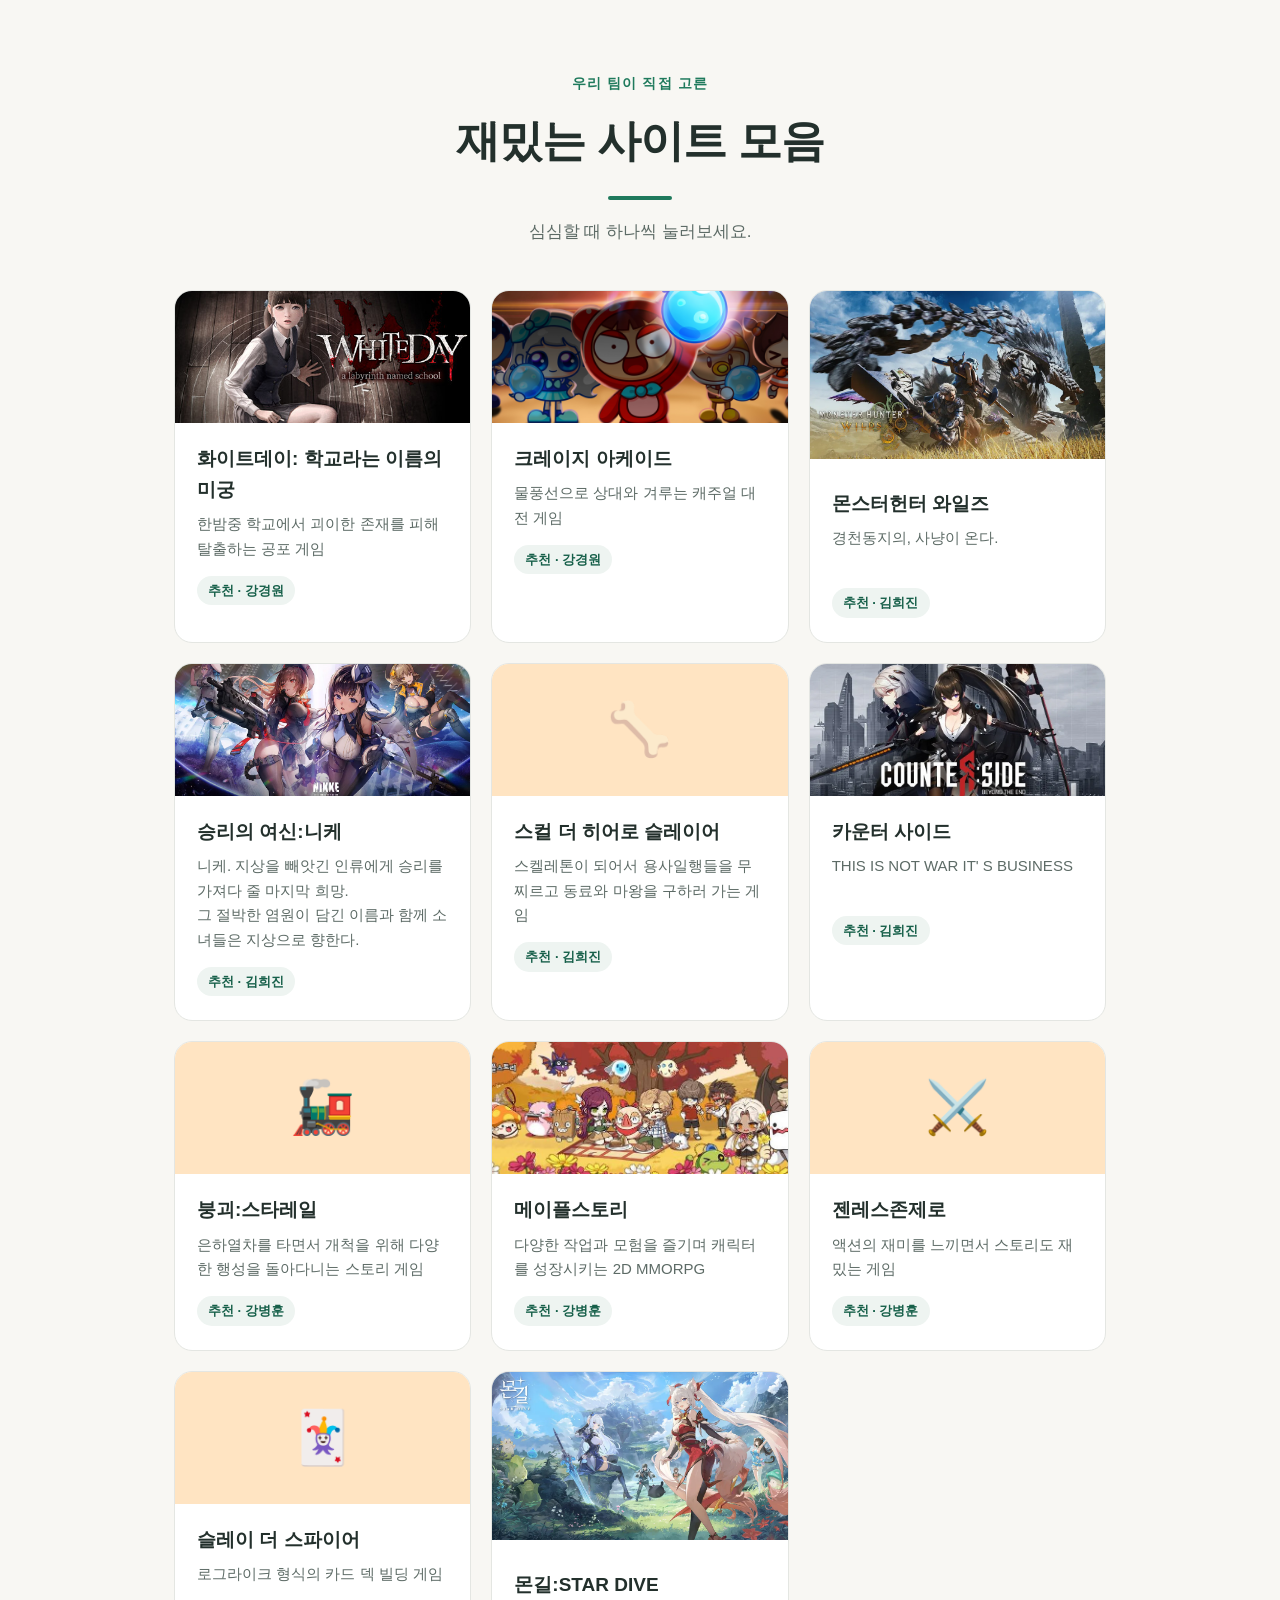
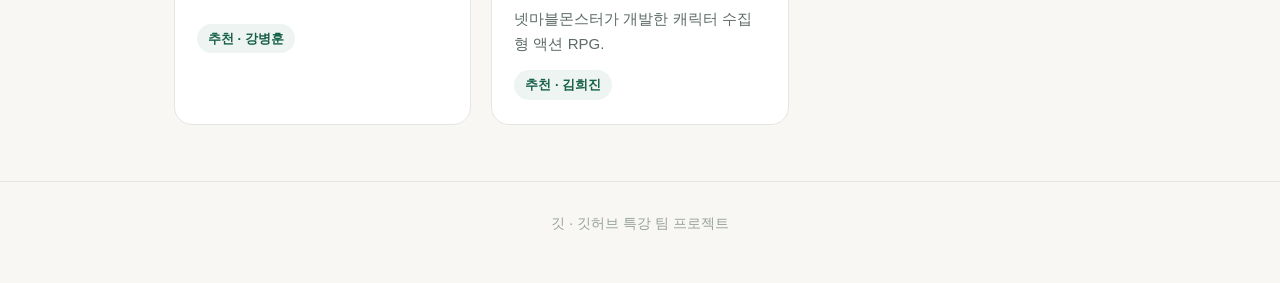
<file: index.html>
<!DOCTYPE html>
<html lang="ko">
<head>
  <meta charset="UTF-8">
  <meta name="viewport" content="width=device-width, initial-scale=1.0">
  <title>재밌는 사이트 모음</title>
  <link rel="stylesheet" href="style.css">
</head>
<body>

  <header class="hero">
    <p class="hero-eyebrow">우리 팀이 직접 고른</p>
    <h1>재밌는 사이트 모음</h1>
    <p class="hero-desc">심심할 때 하나씩 눌러보세요.</p>
  </header>
  <main class="container">
    <ul class="card-grid">
      
      <li class="card">
        <a class="card-link" href="sites/neal-fun.html">
          <span class="card-thumb" style="--thumb:#ffe4c2">
            <img
              class="card-thumb-img"
              src="img/whiteday.jpg"
            />
          </span>
          <span class="card-body">
            <strong class="card-title">화이트데이: 학교라는 이름의 미궁</strong>
            <span class="card-summary">
              한밤중 학교에서 괴이한 존재를 피해 탈출하는 공포 게임
            </span>
            <span class="card-meta">추천 · 강경원</span>
          </span>
        </a>
      </li>
      <li class="card">
        <a class="card-link" href="sites/neal-fun.html">
          <span class="card-thumb" style="--thumb:#ffe4c2">
            <img 
              class="card-thumb-img"
              src="img/crazyarcade.png"
            />
          </span>
          <span class="card-body">
            <strong class="card-title">크레이지 아케이드</strong>
            <span class="card-summary">
              물풍선으로 상대와 겨루는 캐주얼 대전 게임
            </span>
            <span class="card-meta">추천 · 강경원</span>
          </span>
        </a>
      </li>
      <li class="card">
        <a class="card-link" href="https://www.monsterhunter.com/wilds/ko-kr/">
          <span>
            <img src="img/monhun.webp" alt="monhun" width="300">
          </span>
          <span class="card-body">
            <strong class="card-title">몬스터헌터 와일즈</strong>
            <span class="card-summary">
              경천동지의, 사냥이 온다.
            </span>
            <span class="card-meta">추천 · 김희진</span>
          </span>
        </a>
      </li>
      
      <li class="card">
        <a class="card-link" href="https://nikke-kr.com/">
          <span class="card-thumb" style="--thumb:#ffe4c2">
            <img src="img/nikke.webp" alt="nikke" class="card-thumb-img">
          </span>
          <span class="card-body">
            <strong class="card-title">승리의 여신:니케</strong>
            <span class="card-summary">
              니케. 지상을 빼앗긴 인류에게 승리를 가져다 줄 마지막 희망.<br/>
              그 절박한 염원이 담긴 이름과 함께 소녀들은 지상으로 향한다.
            </span>
            <span class="card-meta">추천 · 김희진</span>
          </span>
        </a>
      </li>
      
 
      <li class="card">
        <a class="card-link" href="https://store.steampowered.com/app/1147560/Skul_The_Hero_Slayer/">
          <span class="card-thumb" style="--thumb:#ffe4c2">🦴</span>
          <span class="card-body">
            <strong class="card-title">스컬 더 히어로 슬레이어</strong>
            <span class="card-summary">
              스켈레톤이 되어서 용사일행들을 무찌르고 동료와 마왕을 구하러 가는 게임
              </span>
            <span class="card-meta">추천 · 김희진</span>
          </span>
        </a>
      </li>
      <li class="card">
        <a class="card-link" href="https://www.counterside.com/">
          <span class="card-thumb" style="--thumb:#ffe4c2">
            <img src="img/counterside.webp" alt="counterside" class="card-thumb-img">
          </span>
          <span class="card-body">
            <strong class="card-title">카운터 사이드</strong>
            <span class="card-summary">
              THIS IS NOT WAR
              IT' S BUSINESS
            </span>
            <span class="card-meta">추천 · 김희진</span>
          </span>
        </a>
      </li>
          
      <li class="card">
        <a class="card-link" href="https://hsr.hoyoverse.com/ko-kr/home">
          <span class="card-thumb" style="--thumb:#ffe4c2">🚂</span>
          <span class="card-body">
            <strong class="card-title">붕괴:스타레일</strong>
            <span class="card-summary">
              은하열차를 타면서 개척을 위해 다양한 행성을 돌아다니는 스토리 게임 
              </span>
            <span class="card-meta">추천 · 강병훈</span>
          </span>
        </a>
      </li>
      <li class="card">
        <a class="card-link" href="sites/neal-fun.html">
          <span class="card-thumb" style="--thumb:#ffe4c2">
            <img 
              class="card-thumb-img"
              src="img/maplestory.jpg"
            />
          </span>
          <span class="card-body">
            <strong class="card-title">메이플스토리</strong>
            <span class="card-summary">
              다양한 작업과 모험을 즐기며 캐릭터를 성장시키는 2D MMORPG
            </span>
            <span class="card-meta">추천 · 강병훈</span>
          </span>
        </a>
      </li>
          
      <li class="card">
        <a class="card-link" href="https://zenless.hoyoverse.com/ko-kr/main">
          <span class="card-thumb" style="--thumb:#ffe4c2">⚔️</span>
          <span class="card-body">
            <strong class="card-title">젠레스존제로</strong>
            <span class="card-summary">
              액션의 재미를 느끼면서 스토리도 재밌는 게임
            </span>
            <span class="card-meta">추천 · 강병훈</span>
          </span>
        </a>
      </li>

      <li class="card">
        <a class="card-link" href="https://store.steampowered.com/app/646570/Slay_the_Spire/">
          <span class="card-thumb" style="--thumb:#ffe4c2">🃏</span>
          </span>
          <span class="card-body">
            <strong class="card-title">슬레이 더 스파이어</strong>
            <span class="card-summary">
              로그라이크 형식의 카드 덱 빌딩 게임
            </span>
            <span class="card-meta">추천 · 강병훈</span>
          </span>
        </a>
      </li>

      <li class="card">
        <a class="card-link" href="https://stardive.netmarble.com/ko">
          <span><img src="img/mongil.webp" alt="mongil" width="300"></span>
          <span class="card-body">
            <strong class="card-title">몬길:STAR DIVE</strong>
            <span class="card-summary">
              넷마블몬스터가 개발한 캐릭터 수집형 액션 RPG.
            </span>
            <span class="card-meta">추천 · 김희진</span>
          </span>
        </a>
      </li>
      </ul>
    </main>

  <footer class="site-foot">
    깃 · 깃허브 특강 팀 프로젝트
  </footer>

</body>
</html>
</file>
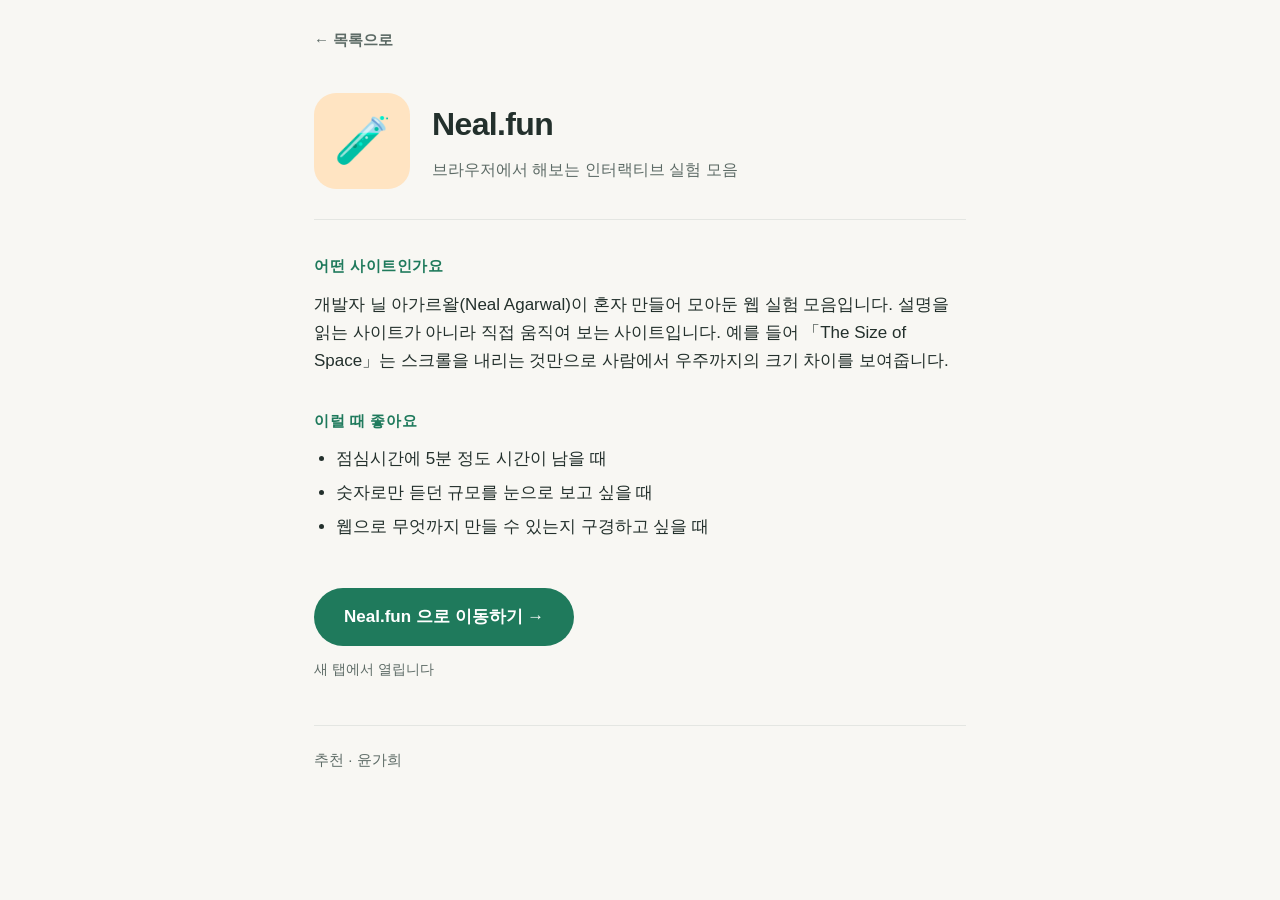
<file: sites/neal-fun.html>
<!DOCTYPE html>
<html lang="ko">
<head>
  <meta charset="UTF-8">
  <meta name="viewport" content="width=device-width, initial-scale=1.0">
  <title>Neal.fun — 재밌는 사이트 모음</title>
  <link rel="stylesheet" href="../style.css">
</head>
<body>

  <div class="container container-narrow">

    <nav class="detail-nav">
      <a href="../index.html">← 목록으로</a>
    </nav>

    <!-- ① 제목과 한 줄 소개 -->
    <header class="detail-head">
      <div class="detail-thumb" style="--thumb:#ffe4c2">🧪</div>
      <div>
        <h1>Neal.fun</h1> <!-- 제목 -->
        <p>브라우저에서 해보는 인터랙티브 실험 모음</p> <!-- 한 줄 소개 -->
      </div>
    </header>

    <!-- ② 어떤 사이트인가 -->
    <section class="detail-section">
      <h2>어떤 사이트인가요</h2> 
      <p> <!-- 어떤 사이트인지 소개 -->
        개발자 닐 아가르왈(Neal Agarwal)이 혼자 만들어 모아둔 웹 실험 모음입니다.
        설명을 읽는 사이트가 아니라 직접 움직여 보는 사이트입니다.
        예를 들어 「The Size of Space」는 스크롤을 내리는 것만으로
        사람에서 우주까지의 크기 차이를 보여줍니다.
      </p>
    </section>

    <!-- ③ 이럴 때 좋아요 -->
    <section class="detail-section">
      <h2>이럴 때 좋아요</h2>
      <p> <!-- 이럴 때 좋아요 -->
        <ul>
          <li>점심시간에 5분 정도 시간이 남을 때</li>
          <li>숫자로만 듣던 규모를 눈으로 보고 싶을 때</li>
          <li>웹으로 무엇까지 만들 수 있는지 구경하고 싶을 때</li>
        </ul>
      </p>
    </section>

    <!-- ④ 원래 사이트로 이동하는 링크 --> 
    <a class="visit" href="https://neal.fun" target="_blank" rel="noopener">
      Neal.fun 으로 이동하기 →
    </a>
    <p class="visit-note">새 탭에서 열립니다</p>

    <!-- ⑤ 추천한 사람 -->
    <footer class="detail-foot">
      추천 · 윤가희
    </footer>

  </div>

</body>
</html>
</file>
<file: style.css>
/* ===================================================================
   재밌는 사이트 모음 — 공통 스타일
   이 파일은 팀장이 처음 한 번만 올립니다.
   각자 작업할 때는 건드리지 않습니다.
   =================================================================== */

:root {
  --green: #1f7a5c;
  --green-dark: #17604a;
  --ink: #23302c;
  --ink-soft: #5d6b66;
  --line: #e4e6e2;
  --bg: #f8f7f3;
  --card: #ffffff;
}

* { box-sizing: border-box; }

body {
  margin: 0;
  background: var(--bg);
  color: var(--ink);
  font-family: -apple-system, BlinkMacSystemFont, "Apple SD Gothic Neo",
               "Pretendard", "Malgun Gothic", "맑은 고딕", sans-serif;
  line-height: 1.65;
  -webkit-font-smoothing: antialiased;
}

a { color: inherit; text-decoration: none; }

.container {
  width: 100%;
  max-width: 980px;
  margin: 0 auto;
  padding: 0 24px;
}

/* 상세 페이지는 글이 많으므로 폭을 좁게 잡습니다 */
.container-narrow {
  max-width: 700px;
}

/* ── 홈 상단 ───────────────────────────────────────────────── */

.hero {
  padding: 72px 24px 44px;
  text-align: center;
}

.hero-eyebrow {
  margin: 0 0 10px;
  font-size: 14px;
  letter-spacing: 0.08em;
  color: var(--green);
  font-weight: 600;
}

.hero h1 {
  margin: 0;
  font-size: 44px;
  font-weight: 800;
  letter-spacing: -0.02em;
}

.hero h1::after {
  content: "";
  display: block;
  width: 64px;
  height: 4px;
  margin: 18px auto 0;
  border-radius: 4px;
  background: var(--green);
}

.hero-desc {
  margin: 18px 0 0;
  font-size: 17px;
  color: var(--ink-soft);
}

/* ── 카드 그리드 ───────────────────────────────────────────── */

.card-grid {
  list-style: none;
  margin: 0;
  padding: 0 0 56px;
  display: grid;
  grid-template-columns: repeat(auto-fill, minmax(280px, 1fr));
  gap: 20px;
}

.card {
  background: var(--card);
  border: 1px solid var(--line);
  border-radius: 18px;
  overflow: hidden;
  transition: transform 0.18s ease, box-shadow 0.18s ease;
}

.card:hover {
  transform: translateY(-4px);
  box-shadow: 0 14px 30px rgba(35, 48, 44, 0.09);
}

.card-link {
  display: block;
  height: 100%;
}

.card-thumb {
  display: flex;
  align-items: center;
  justify-content: center;
  height: 132px;
  font-size: 52px;
  background: var(--thumb, #eef2ef);
}

.card-thumb-img {
  width: 100%;
  height: 100%;
  object-fit: cover;
}

.card-body {
  display: block;
  padding: 20px 22px 24px;
}

.card-title {
  display: block;
  font-size: 19px;
  font-weight: 700;
  margin-bottom: 7px;
}

.card-summary {
  display: block;
  font-size: 15px;
  color: var(--ink-soft);
  min-height: 48px;
}

.card-meta {
  display: inline-block;
  margin-top: 14px;
  padding: 4px 11px;
  border-radius: 999px;
  background: #eef4f1;
  color: var(--green-dark);
  font-size: 13px;
  font-weight: 600;
}

/* 비어 있는 자리 — 내 카드를 넣을 곳 */
.card-empty {
  border: 2px dashed #d3dad6;
  background: transparent;
  display: flex;
  align-items: center;
  justify-content: center;
  min-height: 268px;
  color: #9aa5a0;
  text-align: center;
  padding: 24px;
}

.card-empty:hover { transform: none; box-shadow: none; }
.card-empty .plus {
  display: block;
  font-size: 30px;
  font-weight: 300;
  color: #c2cbc6;
  margin-bottom: 10px;
}
.card-empty strong { display: block; font-size: 16px; color: #7f8b86; margin-bottom: 5px; }
.card-empty em { display: block; font-size: 14px; font-style: normal; }

/* ── 상세 페이지 ───────────────────────────────────────────── */

.detail-nav {
  padding: 28px 0 0;
  font-size: 15px;
  color: var(--ink-soft);
  font-weight: 600;
}

.detail-nav a:hover { color: var(--green); }

.detail-head {
  display: flex;
  align-items: center;
  gap: 22px;
  padding: 40px 0 30px;
  border-bottom: 1px solid var(--line);
}

.detail-thumb {
  flex: 0 0 96px;
  height: 96px;
  border-radius: 22px;
  display: flex;
  align-items: center;
  justify-content: center;
  font-size: 46px;
  background: var(--thumb, #eef2ef);
}

.detail-head h1 {
  margin: 0 0 6px;
  font-size: 32px;
  font-weight: 800;
  letter-spacing: -0.02em;
}

.detail-head p {
  margin: 0;
  color: var(--ink-soft);
  font-size: 16px;
}

.detail-section {
  padding: 34px 0 0;
}

.detail-section h2 {
  margin: 0 0 12px;
  font-size: 15px;
  font-weight: 700;
  color: var(--green);
  letter-spacing: 0.04em;
}

.detail-section p {
  margin: 0;
  font-size: 17px;
}

.detail-section ul {
  margin: 0;
  padding-left: 22px;
  font-size: 17px;
}

.detail-section li { margin-bottom: 6px; }

.visit {
  display: inline-block;
  margin: 40px 0 0;
  padding: 15px 30px;
  border-radius: 999px;
  background: var(--green);
  color: #fff;
  font-size: 17px;
  font-weight: 700;
  transition: background 0.15s ease;
}

.visit:hover { background: var(--green-dark); }

.visit-note {
  margin: 12px 0 0;
  font-size: 14px;
  color: var(--ink-soft);
}

.detail-foot {
  margin: 44px 0 0;
  padding: 22px 0 64px;
  border-top: 1px solid var(--line);
  font-size: 15px;
  color: var(--ink-soft);
}

/* ── 바닥글 ────────────────────────────────────────────────── */

.site-foot {
  padding: 30px 24px 48px;
  text-align: center;
  font-size: 14px;
  color: #98a29e;
  border-top: 1px solid var(--line);
}

/* ── 화면이 좁을 때 ────────────────────────────────────────── */

@media (max-width: 600px) {
  .hero { padding: 52px 20px 32px; }
  .hero h1 { font-size: 32px; }
  .detail-head { flex-direction: column; align-items: flex-start; gap: 16px; }
  .detail-head h1 { font-size: 26px; }
}
</file>
